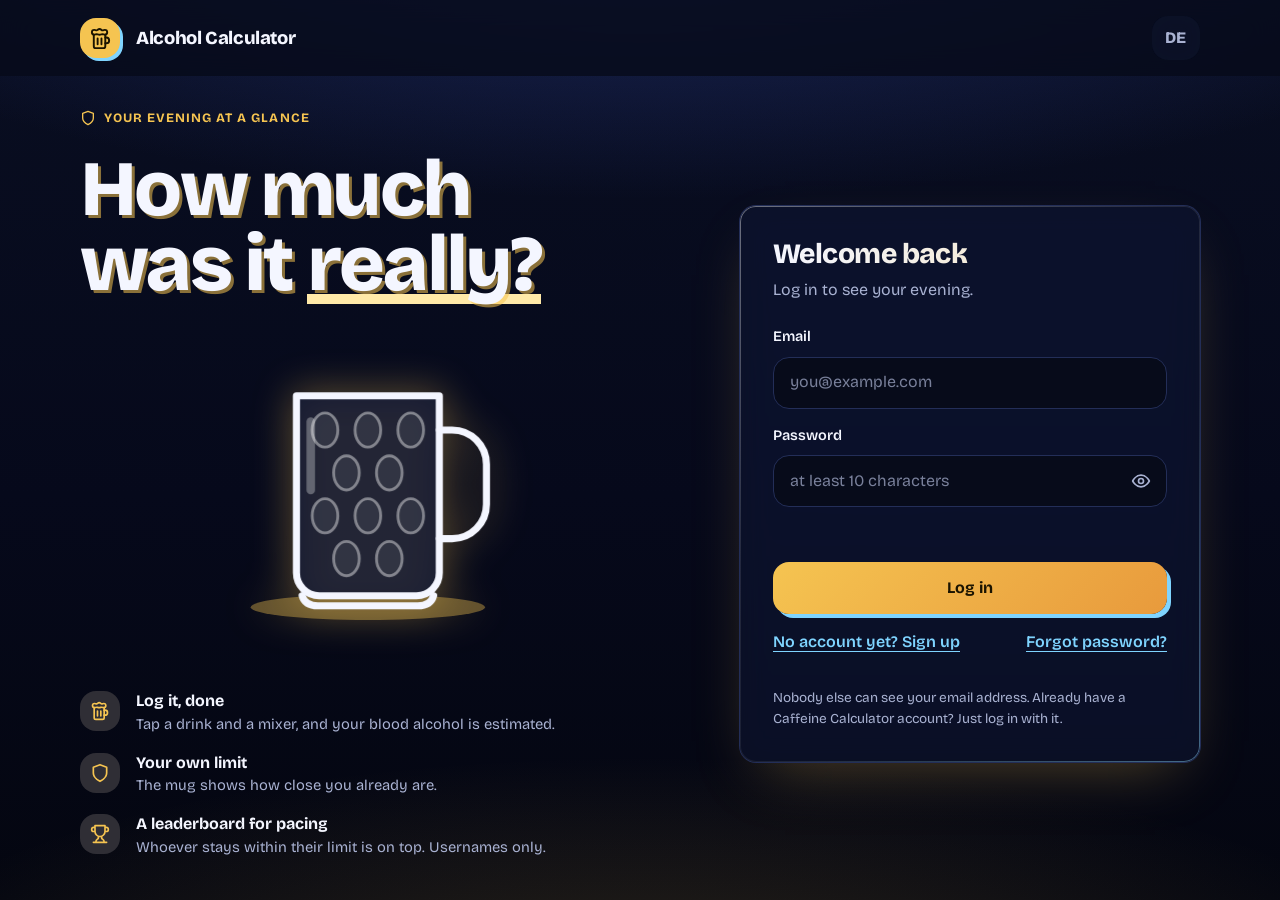
<file: index.html>
<!doctype html>
<html lang="de">
<head>
<meta charset="utf-8">
<meta name="viewport" content="width=device-width, initial-scale=1">
<!-- Auf GitHub Pages gibt es keine Server-Header: CSP hier. Erlaubt nur dieselbe Seite und Supabase. -->
<meta http-equiv="Content-Security-Policy" content="default-src 'self'; script-src 'self'; style-src 'self'; font-src 'self'; img-src 'self' data:; media-src 'self' blob:; connect-src 'self' https://*.supabase.co; object-src 'none'; base-uri 'self'; form-action 'self'">
<meta name="referrer" content="no-referrer">
<meta name="description" content="Alkohol Rechner: Trag deine Getränke ein und sieh, wie viel Promille du ungefähr hast und wie nah du an deinem Limit bist.">
<meta name="theme-color" content="#070B1A">
<title>Alkohol Rechner – Dein Abend in Gläsern</title>
<link rel="icon" href="favicon.svg" type="image/svg+xml">
<link rel="manifest" href="manifest.webmanifest">
<link rel="apple-touch-icon" href="icons/apple-touch-icon.png">
<meta name="apple-mobile-web-app-capable" content="yes">
<meta name="mobile-web-app-capable" content="yes">
<meta name="apple-mobile-web-app-title" content="Alkohol Rechner">
<meta name="apple-mobile-web-app-status-bar-style" content="black-translucent">
<link rel="preload" href="fonts/bricolage-grotesque-latin-wght-normal.woff2" as="font" type="font/woff2" crossorigin>
<link rel="stylesheet" href="style.css?v=20261123g">
</head>
<body class="booting">

<svg class="sprite" aria-hidden="true" focusable="false">
  <symbol id="i-cheers" viewBox="0 0 24 24"><path d="M8 22h4M10 16v6M6.500 4.500l7 1.800-1.300 5.100a3.600 3.600 0 0 1-7-1.800Z"/><path d="M14 22h4M16 17v5M16.800 3.600l3.700 6.200a3.600 3.600 0 0 1-6.200 3.700l-1.400-2.400"/><path d="M3 3l1 1.500M2 6.500h1.600M20 1.500l-.700 1.700"/></symbol>
  <symbol id="i-copy" viewBox="0 0 24 24"><rect x="8" y="8" width="13" height="13" rx="2"/><path d="M4 16V5a2 2 0 0 1 2-2h11"/></symbol>
  <symbol id="i-shuffle" viewBox="0 0 24 24"><path d="M16 3h5v5M4 20 21 3M21 16v5h-5M15 15l6 6M4 4l5 5"/></symbol>
  <symbol id="i-beer" viewBox="0 0 24 24"><path d="M17 11h1a3 3 0 0 1 0 6h-1M9 12v6M13 12v6"/><path d="M14 7.500c-1 0-1.440.500-3 .500s-2-.500-3-.500-1.720.500-2.500.500a2.500 2.500 0 0 1 0-5c.780 0 1.570.500 2.500.500S9.440 2 11 2s2 1.500 3 1.500 1.720-.500 2.500-.500a2.500 2.500 0 0 1 0 5c-.780 0-1.500-.500-2.500-.500Z"/><path d="M5 8v12a2 2 0 0 0 2 2h8a2 2 0 0 0 2-2V8"/></symbol>
  <symbol id="i-wine" viewBox="0 0 24 24"><path d="M8 22h8M7 10h10M12 15v7"/><path d="M12 15a5 5 0 0 0 5-5c0-2-.500-4-2-8H9c-1.500 4-2 6-2 8a5 5 0 0 0 5 5Z"/></symbol>
  <symbol id="i-martini" viewBox="0 0 24 24"><path d="M8 22h8M12 11v11M19 3l-7 8-7-8Z"/></symbol>
  <symbol id="i-shot" viewBox="0 0 24 24"><path d="M6 4h12l-2 16H8L6 4ZM7 10h10"/></symbol>
  <symbol id="i-soda" viewBox="0 0 24 24"><path d="m6 8 1.750 12.280a2 2 0 0 0 2 1.720h4.540a2 2 0 0 0 2-1.720L18 8M5 8h14"/><path d="M7 15a6.470 6.470 0 0 1 5 0 6.470 6.470 0 0 0 5 0M12 8l1-6h2"/></symbol>
  <symbol id="i-zap" viewBox="0 0 24 24"><path d="M13 2 3 14h9l-1 8 10-12h-9l1-8z"/></symbol>
  <symbol id="i-moon" viewBox="0 0 24 24"><path d="M12 3a6 6 0 0 0 9 9 9 9 0 1 1-9-9Z"/></symbol>
  <symbol id="i-heart" viewBox="0 0 24 24"><path d="M19 14c1.5-1.5 3-3.2 3-5.5A5.5 5.5 0 0 0 16.5 3c-1.8 0-3 .5-4.5 2-1.5-1.5-2.7-2-4.5-2A5.5 5.5 0 0 0 2 8.5c0 2.3 1.5 4 3 5.5l7 7Z"/></symbol>
  <symbol id="i-trophy" viewBox="0 0 24 24"><path d="M6 9H4.5a2.5 2.5 0 0 1 0-5H6M18 9h1.5a2.5 2.5 0 0 0 0-5H18M4 22h16M10 14.7V17c0 .6-.5 1-1.2 1.2C7.800 18.700 7 20.200 7 22M14 14.7V17c0 .6.5 1 1.2 1.2 1 .5 1.800 2 1.800 3.800M18 2H6v7a6 6 0 0 0 12 0V2Z"/></symbol>
  <symbol id="i-crown" viewBox="0 0 24 24"><path d="m2 4 3 12h14l3-12-6 7-4-7-4 7-6-7ZM5 20h14"/></symbol>
  <symbol id="i-plus" viewBox="0 0 24 24"><path d="M12 5v14M5 12h14"/></symbol>
  <symbol id="i-check" viewBox="0 0 24 24"><path d="M20 6 9 17l-5-5"/></symbol>
  <symbol id="i-x" viewBox="0 0 24 24"><path d="M18 6 6 18M6 6l12 12"/></symbol>
  <symbol id="i-trash" viewBox="0 0 24 24"><path d="M3 6h18M8 6V4h8v2M19 6l-1 14H6L5 6M10 11v6M14 11v6"/></symbol>
  <symbol id="i-eye" viewBox="0 0 24 24"><path d="M2 12s3.600-7 10-7 10 7 10 7-3.600 7-10 7S2 12 2 12Z"/><circle cx="12" cy="12" r="3"/></symbol>
  <symbol id="i-eye-off" viewBox="0 0 24 24"><path d="M9.900 4.200A10 10 0 0 1 12 5c6.400 0 10 7 10 7a17 17 0 0 1-2.200 3.100M6.600 6.600A17 17 0 0 0 2 12s3.600 7 10 7a9.700 9.700 0 0 0 5.400-1.600M2 2l20 20"/></symbol>
  <symbol id="i-logout" viewBox="0 0 24 24"><path d="M9 21H5a2 2 0 0 1-2-2V5a2 2 0 0 1 2-2h4M16 17l5-5-5-5M21 12H9"/></symbol>
  <symbol id="i-user" viewBox="0 0 24 24"><path d="M19 21v-2a4 4 0 0 0-4-4H9a4 4 0 0 0-4 4v2"/><circle cx="12" cy="7" r="4"/></symbol>
  <symbol id="i-mail" viewBox="0 0 24 24"><rect x="2" y="4" width="20" height="16" rx="2"/><path d="m22 7-10 6L2 7"/></symbol>
  <symbol id="i-bulb" viewBox="0 0 24 24"><path d="M15 14c.2-1 .7-1.700 1.500-2.500 1-.9 1.500-2.200 1.500-3.500A6 6 0 0 0 6 8c0 1 .2 2.200 1.500 3.500.7.700 1.300 1.500 1.500 2.500M9 18h6M10 22h4"/></symbol>
  <symbol id="i-clock" viewBox="0 0 24 24"><circle cx="12" cy="12" r="10"/><path d="M12 6v6l4 2"/></symbol>
  <symbol id="i-alert" viewBox="0 0 24 24"><path d="m21.700 18-8-14a2 2 0 0 0-3.500 0l-8 14A2 2 0 0 0 4 21h16a2 2 0 0 0 1.700-3ZM12 9v4M12 17h.01"/></symbol>
  <symbol id="i-back" viewBox="0 0 24 24"><path d="m12 19-7-7 7-7M19 12H5"/></symbol>
  <symbol id="i-send" viewBox="0 0 24 24"><path d="m22 2-7 20-4-9-9-4 20-7ZM22 2 11 13"/></symbol>
  <symbol id="i-chart" viewBox="0 0 24 24"><path d="M3 3v18h18M7 16v-6M12 16V6M17 16v-4"/></symbol>
  <symbol id="i-shield" viewBox="0 0 24 24"><path d="M12 22s8-4 8-10V5l-8-3-8 3v7c0 6 8 10 8 10Z"/></symbol>
  <symbol id="i-pulse" viewBox="0 0 24 24"><path d="M22 12h-4l-3 9L9 3l-3 9H2"/></symbol>
  <symbol id="i-sun" viewBox="0 0 24 24"><circle cx="12" cy="12" r="4"/><path d="M12 2v2M12 20v2M4.900 4.900l1.400 1.400M17.700 17.700l1.400 1.400M2 12h2M20 12h2M4.900 19.100l1.400-1.400M17.700 6.300l1.400-1.400"/></symbol>
  <symbol id="i-flame" viewBox="0 0 24 24"><path d="M8.500 14.500A2.500 2.500 0 0 0 11 12c0-1.400-.5-2-1-3-1.100-2.100-.2-4 2-6 .5 2.500 2 4.900 4 6.500 2 1.600 3 3.500 3 5.500a7 7 0 1 1-14 0c0-1.200.4-2.400 1-3 0 1.700 1 3 2.500 3Z"/></symbol>
  <symbol id="i-drop" viewBox="0 0 24 24"><path d="M12 22a7 7 0 0 0 7-7c0-2-1-3.900-3-5.500S13 5 12 2c-1 3-2.500 5.500-4.500 7.500S5 13 5 15a7 7 0 0 0 7 7Z"/></symbol>
  <symbol id="i-leaf" viewBox="0 0 24 24"><path d="M11 20A7 7 0 0 1 9.800 6.100C15.500 5 17 4.500 19 2c1 2 2 4.500 2 8 0 5.500-4.800 10-10 10ZM2 21c0-3 1.900-5.500 6-7"/></symbol>
  <symbol id="i-lock" viewBox="0 0 24 24"><rect x="4" y="11" width="16" height="10" rx="2"/><path d="M8 11V7a4 4 0 0 1 8 0v4"/></symbol>
</svg>

<div id="bg" aria-hidden="true"><i class="grain"></i></div>

<div id="boot" aria-hidden="true"><div class="boot-mark"><svg class="ico"><use href="#i-beer"/></svg></div></div>

<header class="top">
  <a class="brand" href="./" data-i18n-aria="brand_aria">
    <span class="brand-mark"><svg class="ico"><use href="#i-beer"/></svg></span><span data-i18n="brand"></span>
  </a>
  <div class="tools">
    <button id="lang" class="icon-btn lang-btn" type="button"><span id="lang-t">EN</span></button>
    <div id="userbox" hidden>
      <span class="chip"><svg class="ico"><use href="#i-user"/></svg><span id="who"></span></span>
      <button id="logout" class="icon-btn" type="button" data-i18n-aria="logout" data-tip><svg class="ico"><use href="#i-logout"/></svg></button>
    </div>
  </div>
</header>

<!-- ============ Anmelden ============ -->
<main id="auth-view" class="auth" hidden>
  <section class="auth-hero">
    <p class="eyebrow"><svg class="ico"><use href="#i-shield"/></svg><span data-i18n="eyebrow"></span></p>
    <h1 class="display"><span data-i18n="h1a"></span><br><span data-i18n="h1b"></span> <span class="hl" data-i18n="h1c"></span></h1>
    <div class="hero-row">
      <div id="hero-cup" class="hero-cup cup cup--demo"></div>
      <ul class="points">
        <li><span class="pt-ico"><svg class="ico"><use href="#i-beer"/></svg></span><div><b data-i18n="pt1_t"></b><span class="t" data-i18n="pt1_x"></span></div></li>
        <li><span class="pt-ico"><svg class="ico"><use href="#i-shield"/></svg></span><div><b data-i18n="pt2_t"></b><span class="t" data-i18n="pt2_x"></span></div></li>
        <li><span class="pt-ico"><svg class="ico"><use href="#i-trophy"/></svg></span><div><b data-i18n="pt3_t"></b><span class="t" data-i18n="pt3_x"></span></div></li>
      </ul>
    </div>
  </section>

  <div class="auth-panel">
    <section class="panel" id="card-login">
      <h2 id="auth-title" data-i18n="auth_title_login"></h2>
      <p class="sub" id="auth-sub" data-i18n="auth_sub_login"></p>
      <form id="auth-form" novalidate>
        <div class="field"><label for="e" data-i18n="email"></label><input id="e" type="email" required maxlength="254" autocomplete="email" data-i18n-ph="email_ph"></div>
        <div class="field" id="user-row" hidden><label for="u" data-i18n="username"></label><input id="u" minlength="3" maxlength="20" pattern="[A-Za-z0-9_]{3,20}" autocomplete="nickname" data-i18n-ph="username_ph"><small data-i18n="username_hint"></small></div>
        <div class="field"><label for="p" data-i18n="password"></label>
          <div class="pw"><input id="p" type="password" required minlength="10" maxlength="72" autocomplete="current-password" data-i18n-ph="password_ph">
            <button class="icon-btn" type="button" data-toggle-pw="p" data-i18n-aria="show_pw"><svg class="ico"><use href="#i-eye"/></svg></button></div>
          <div id="strength" class="strength" data-s="0" hidden><i></i><i></i><i></i><i></i></div>
        </div>
        <label class="check" id="age-row" hidden><input type="checkbox" id="age"><span data-i18n="age_check"></span></label>
        <input id="hp" class="hp" tabindex="-1" autocomplete="off" aria-hidden="true">
        <p id="auth-msg" class="msg" role="alert"></p>
        <button type="submit" id="auth-btn" class="btn block"><span id="auth-btn-t" data-i18n="btn_login"></span></button>
      </form>
      <div class="auth-links">
        <button id="toggle" class="link" type="button" data-i18n="toggle_to_reg"></button>
        <button id="forgot-link" class="link" type="button" data-i18n="forgot_link"></button>
      </div>
      <p class="fine" data-i18n="fine_email"></p>
    </section>

    <section class="panel" id="card-forgot" hidden>
      <h2 data-i18n="forgot_title"></h2>
      <p class="sub" data-i18n="forgot_sub"></p>
      <form id="forgot-form">
        <div class="field"><label for="fe" data-i18n="email"></label><input id="fe" type="email" required maxlength="254" autocomplete="email" data-i18n-ph="email_ph"></div>
        <p id="forgot-msg" class="msg" role="alert"></p>
        <button type="submit" class="btn block"><span data-i18n="send_link"></span></button>
      </form>
      <div class="auth-links"><button class="link back" type="button" data-i18n="back_login"></button></div>
    </section>

    <section class="panel" id="card-reset" hidden>
      <h2 data-i18n="reset_title"></h2>
      <p class="sub" data-i18n="reset_sub"></p>
      <form id="reset-form">
        <div class="field"><label for="rp" data-i18n="new_pw"></label>
          <div class="pw"><input id="rp" type="password" required minlength="10" maxlength="72" autocomplete="new-password">
            <button class="icon-btn" type="button" data-toggle-pw="rp" data-i18n-aria="show_pw"><svg class="ico"><use href="#i-eye"/></svg></button></div></div>
        <p id="reset-msg" class="msg" role="alert"></p>
        <button type="submit" class="btn block"><span data-i18n="save_pw"></span></button>
      </form>
    </section>

    <section class="panel" id="card-done" hidden>
      <div class="done">
        <div class="done-ico"><svg class="ico"><use href="#i-mail"/></svg></div>
        <h2 data-i18n="done_title"></h2>
        <p class="sub" data-i18n="done_sub"></p>
        <button class="btn ghost back" type="button"><svg class="ico"><use href="#i-back"/></svg><span data-i18n="to_login"></span></button>
      </div>
    </section>
  </div>
</main>

<!-- ============ App ============ -->
<main id="app-view" class="app" hidden>
  <nav class="tabs" id="main-tabs" role="tablist" data-i18n-aria="tabs_aria">
    <span class="tab-ind" aria-hidden="true"></span>
    <button role="tab" aria-selected="true" data-tab="dash" type="button"><svg class="ico"><use href="#i-beer"/></svg><span data-i18n="tab_today"></span></button>
    <button role="tab" aria-selected="false" data-tab="board" type="button"><svg class="ico"><use href="#i-trophy"/></svg><span data-i18n="tab_board"></span></button>
    <button role="tab" aria-selected="false" data-tab="toasts" type="button"><svg class="ico"><use href="#i-cheers"/></svg><span data-i18n="tab_toasts"></span></button>
    <button role="tab" aria-selected="false" data-tab="suggest" type="button"><svg class="ico"><use href="#i-bulb"/></svg><span data-i18n="tab_suggest"></span></button>
    <button role="tab" aria-selected="false" data-tab="account" type="button"><i class="badge-n" id="fr-badge" hidden></i><svg class="ico"><use href="#i-user"/></svg><span data-i18n="tab_account"></span></button>
  </nav>

  <section id="tab-dash" class="tab">
    <div class="dash is-loading" id="dash">
      <div class="stage">
        <div id="cup" class="cup"></div>
        <div class="reading"><span class="big" id="total">0,00</span><span class="unit">‰</span></div>
        <div class="lvl" id="lvl" data-l="0"><b id="lvl-t"></b><span id="lvl-x"></span></div>
        <p class="left-line" id="left-line"><span id="ll-pre"></span><b id="remaining">0,50</b><span id="ll-post"></span></p>
        <div class="track" id="track" role="progressbar" aria-valuemin="0" aria-valuemax="100" aria-valuenow="0" data-i18n-aria="progress_aria"><i id="fill"></i></div>
        <p class="day-sum" id="day-sum"></p>
        <div class="clear" id="clear" hidden>
          <svg class="ico"><use href="#i-clock"/></svg>
          <div><span class="cl-t" data-i18n="clear_title"></span><b class="cl-v" id="cl-v"></b><span class="cl-s" id="cl-s"></span></div>
        </div>
        <p class="pill" id="pill"><svg class="ico"><use href="#i-sun"/></svg><span id="warn"></span></p>
      </div>

      <div>
        <div class="panel body-card" id="body-card" hidden>
          <h3 data-i18n="body_card_t"></h3>
          <p class="sub" data-i18n="body_card_x"></p>
          <button id="body-open" class="btn" type="button"><svg class="ico"><use href="#i-user"/></svg><span data-i18n="body_card_btn"></span></button>
        </div>
        <div class="sec-h"><h2 data-i18n="what_drink"></h2></div>
        <div class="tabs seg kinds" id="kinds" role="tablist" data-i18n-aria="kinds_aria"></div>
        <div class="search"><input id="drink-q" type="search" maxlength="40" autocomplete="off" data-i18n-ph="search_ph" data-i18n-aria="search_ph"></div>
        <div id="drinks" class="drinks" role="radiogroup" data-i18n-aria="pick_aria"></div>
        <div class="sizes" id="mixbox" hidden>
          <div class="sec-h"><h3 data-i18n="mix_h"></h3><small data-i18n="mix_opt"></small></div>
          <div class="chips" id="mix-grid" role="radiogroup" data-i18n-aria="mix_h"></div>
        </div>
        <div class="sizes" id="sizes" hidden>
          <div class="sec-h"><h3 id="size-h"></h3><small id="size-name"></small></div>
          <div class="size-grid" id="size-grid" role="radiogroup" data-i18n-aria="size_h"></div>
        </div>
        <div class="sizes" id="ratiobox" hidden>
          <div class="sec-h"><h3 data-i18n="ratio_h"></h3><small id="ratio-usual"></small></div>
          <div class="chips" id="ratio-grid" role="radiogroup" data-i18n-aria="ratio_h"></div>
          <p class="mix-how" id="mix-how"></p>
        </div>
        <div class="when-row">
          <button id="when-toggle" class="chip-opt" type="button" aria-expanded="false" aria-controls="when-box"><svg class="ico"><use href="#i-clock"/></svg><span id="when-t"></span></button>
          <div id="when-box" class="when-box" hidden>
            <div class="when-grid">
              <div class="field"><label for="when-day" data-i18n="when_day"></label><select id="when-day"></select></div>
              <div class="field"><label for="when-time" data-i18n="when_time"></label><input id="when-time" type="time" step="300" value="21:00"></div>
            </div>
            <small class="when-hint" data-i18n="when_hint"></small>
          </div>
        </div>
        <div class="addbar">
          <p class="sel-sum" id="preview" aria-live="polite"></p>
          <button id="add" class="btn" type="button" disabled><svg class="ico"><use href="#i-plus"/></svg><span data-i18n="add"></span></button>
        </div>

        <div class="sec-h today"><h2 data-i18n="today_h"></h2><small id="count"></small></div>
        <ul id="list" class="log"></ul>
        <div id="late-box" class="late-box" hidden>
          <div class="sec-h"><h3 data-i18n="late_h"></h3><small data-i18n="late_sub"></small></div>
          <ul id="late-list" class="log"></ul>
        </div>
        <p class="disclaimer" data-i18n="disclaimer"></p>
      </div>
    </div>
  </section>

  <section id="tab-board" class="tab narrow" hidden>
    <div class="sec-h"><h2 data-i18n="board_h"></h2><small data-i18n="board_sub"></small></div>
    <div class="tabs seg" id="seg" role="tablist" data-i18n-aria="seg_aria">
      <span class="tab-ind" aria-hidden="true"></span>
      <button role="tab" aria-selected="true" data-p="day" type="button" data-i18n="p_day"></button>
      <button role="tab" aria-selected="false" data-p="week" type="button" data-i18n="p_week"></button>
      <button role="tab" aria-selected="false" data-p="month" type="button" data-i18n="p_month"></button>
    </div>
    <div id="board"></div>
  </section>

  <section id="tab-toasts" class="tab narrow" hidden>
    <div class="sec-h"><h2 data-i18n="toasts_h"></h2><small data-i18n="toasts_sub"></small></div>
    <div class="panel toast-card">
      <p class="eyebrow" id="tc-cat"></p>
      <blockquote id="tc-text" aria-live="polite"></blockquote>
      <div class="row">
        <button id="tc-copy" class="btn ghost" type="button"><svg class="ico"><use href="#i-copy"/></svg><span data-i18n="toasts_copy"></span></button>
        <button id="tc-next" class="btn" type="button"><svg class="ico"><use href="#i-shuffle"/></svg><span data-i18n="toasts_next"></span></button>
      </div>
    </div>
    <div class="tabs seg toast-seg" id="tseg" role="tablist" data-i18n-aria="toasts_h">
      <span class="tab-ind" aria-hidden="true"></span>
      <button role="tab" aria-selected="true" data-c="classic" type="button" data-i18n="tc_classic"></button>
      <button role="tab" aria-selected="false" data-c="rhyme" type="button" data-i18n="tc_rhyme"></button>
      <button role="tab" aria-selected="false" data-c="funny" type="button" data-i18n="tc_funny"></button>
      <button role="tab" aria-selected="false" data-c="calm" type="button" data-i18n="tc_calm"></button>
      <button role="tab" aria-selected="false" data-c="world" type="button" data-i18n="tc_world"></button>
    </div>
    <ul class="toast-list" id="toast-list"></ul>
  </section>

  <section id="tab-suggest" class="tab narrow" hidden>
    <div class="panel">
      <h2 data-i18n="sg_title"></h2>
      <p class="sub" data-i18n="sg_sub"></p>
      <form id="sg-form">
        <div class="field"><label for="sg-name" data-i18n="sg_name"></label><input id="sg-name" required maxlength="60" data-i18n-ph="sg_name_ph"></div>
        <div class="field"><label for="sg-portion" data-i18n="sg_portion"></label><input id="sg-portion" required maxlength="30" data-i18n-ph="sg_portion_ph"></div>
        <div class="field"><label for="sg-abv" data-i18n="sg_mg"></label><input id="sg-abv" type="number" min="0" max="80" step="0.1" required inputmode="decimal" data-i18n-ph="sg_mg_ph"><small data-i18n="sg_mg_hint"></small></div>
        <p id="sg-msg" class="msg" role="alert"></p>
        <button type="submit" class="btn block"><svg class="ico"><use href="#i-send"/></svg><span data-i18n="sg_send"></span></button>
      </form>
    </div>
  </section>

  <section id="tab-account" class="tab narrow" hidden>
    <div class="panel prof-card">
      <div class="prof-head"><span class="av" id="me-av"></span><div><h2 id="me-name"></h2><p class="sub" data-i18n="rc_sub"></p></div></div>
      <div class="sec-h"><h3 data-i18n="rc_title"></h3>
        <div class="tabs seg rc-seg" id="rc-seg" role="tablist" data-i18n-aria="rc_title"><span class="tab-ind" aria-hidden="true"></span>
          <button role="tab" aria-selected="true" data-n="7" type="button" data-i18n="rc_7"></button><button role="tab" aria-selected="false" data-n="30" type="button" data-i18n="rc_30"></button></div></div>
      <div id="rc-me" class="recap"></div>
      <label class="check share"><input type="checkbox" id="share-on" checked><span><b data-i18n="share_label"></b><br><span data-i18n="share_hint"></span></span></label>
    </div>
    <div class="panel fr-card">
      <h3 data-i18n="fr_title"></h3>
      <p class="sub" data-i18n="fr_sub"></p>
      <form id="fr-form" class="fr-add" novalidate>
        <input id="fr-name" type="text" maxlength="20" autocomplete="off" autocapitalize="none" spellcheck="false" data-i18n-ph="fr_name_ph" data-i18n-aria="fr_name">
        <button class="btn" type="submit"><svg class="ico"><use href="#i-send"/></svg><span data-i18n="fr_send"></span></button>
      </form>
      <p id="fr-msg" class="msg" role="alert"></p>
      <div id="fr-list"></div>
    </div>
    <div class="panel">
      <h2 data-i18n="acc_title"></h2>
      <p class="sub"><span data-i18n="acc_as"></span><b id="who2"></b></p>
      <button id="logout2" class="btn ghost block" type="button"><svg class="ico"><use href="#i-logout"/></svg><span data-i18n="logout"></span></button>
      <hr class="div">
      <h3 data-i18n="body_title"></h3>
      <p class="sub" id="body-sum"></p>
      <button id="body-edit" class="btn ghost block" type="button"><svg class="ico"><use href="#i-user"/></svg><span data-i18n="body_edit"></span></button>
      <hr class="div">
      <h3 data-i18n="lc_title"></h3>
      <p class="sub" data-i18n="lc_sub"></p>
      <button id="lc-open" class="btn block" type="button"><svg class="ico"><use href="#i-bulb"/></svg><span data-i18n="lc_open"></span></button>
      <hr class="div">
      <div class="help">
        <h3 data-i18n="help_title"></h3>
        <p class="sub" data-i18n="help_text"></p>
        <a href="https://www.kenn-dein-limit.de/alkoholberatung/" target="_blank" rel="noopener noreferrer" data-i18n="help_link"></a>
      </div>
      <hr class="div">
      <div id="tilt-box" hidden>
        <h3 data-i18n="tilt_title"></h3>
        <p class="sub" data-i18n="tilt_hint"></p>
        <button id="tilt-on" class="btn ghost block" type="button"><span data-i18n="tilt_on"></span></button>
        <hr class="div">
      </div>
      <div id="fx-box" hidden>
        <h3 data-i18n="fx_title"></h3>
        <p class="sub" data-i18n="fx_hint"></p>
        <button id="fx-toggle" class="btn ghost block" type="button"></button>
      </div>
      <hr class="div">
      <h3 class="danger-t" data-i18n="del_title"></h3>
      <p class="sub" data-i18n="del_sub"></p>
      <button id="del-open" class="btn danger block" type="button"><svg class="ico"><use href="#i-trash"/></svg><span data-i18n="del_open"></span></button>
    </div>
  </section>
</main>

<dialog id="del-dialog" aria-labelledby="del-title">
  <form id="del-form" method="dialog">
    <h3 id="del-title" data-i18n="dlg_title"></h3>
    <p data-i18n="dlg_text"></p>
    <div class="field"><label for="del-pw" data-i18n="password"></label><input id="del-pw" type="password" required maxlength="72" autocomplete="current-password"></div>
    <p id="del-msg" class="msg" role="alert"></p>
    <div class="row">
      <button type="button" id="del-cancel" class="btn ghost"><span data-i18n="cancel"></span></button>
      <button type="submit" class="btn danger"><span data-i18n="del_confirm"></span></button>
    </div>
  </form>
</dialog>

<dialog id="body-dialog" aria-labelledby="body-dlg-title">
  <form id="body-form" method="dialog" novalidate>
    <h3 id="body-dlg-title" data-i18n="body_title"></h3>
    <p data-i18n="body_text"></p>
    <div class="field"><label for="b-w" data-i18n="body_w"></label><input id="b-w" type="number" min="30" max="250" step="1" inputmode="numeric" data-i18n-ph="body_w_ph"></div>
    <div class="field"><label for="b-s" data-i18n="body_s"></label>
      <select id="b-s"><option value="" data-i18n="body_s_pick"></option><option value="f" data-i18n="body_s_f"></option><option value="m" data-i18n="body_s_m"></option><option value="x" data-i18n="body_s_x"></option></select>
      <small data-i18n="body_s_hint"></small></div>
    <div class="field"><label for="b-l" data-i18n="body_l"></label><select id="b-l"></select><small data-i18n="body_l_hint"></small>
      <button id="lc-open2" class="link" type="button" data-i18n="lc_link"></button></div>
    <p id="body-msg" class="msg" role="alert"></p>
    <div class="row">
      <button type="button" id="body-cancel" class="btn ghost"><span data-i18n="cancel"></span></button>
      <button type="submit" class="btn"><span data-i18n="body_save"></span></button>
    </div>
  </form>
</dialog>

<dialog id="fr-dialog" aria-labelledby="fd-name">
  <div class="fr-dlg">
    <div class="prof-head"><span class="av" id="fd-av"></span><div><h3 id="fd-name"></h3><p class="sub" id="fd-since"></p></div></div>
    <div class="tabs seg rc-seg" id="fd-seg" role="tablist" data-i18n-aria="rc_title"><span class="tab-ind" aria-hidden="true"></span>
      <button role="tab" aria-selected="true" data-n="7" type="button" data-i18n="rc_7"></button><button role="tab" aria-selected="false" data-n="30" type="button" data-i18n="rc_30"></button></div>
    <div id="rc-friend" class="recap"></div>
    <div class="row">
      <button type="button" id="fd-remove" class="btn ghost" hidden><svg class="ico"><use href="#i-x"/></svg><span data-i18n="fr_remove"></span></button>
      <button type="button" id="fd-close" class="btn"><span data-i18n="lc_close"></span></button>
    </div>
  </div>
</dialog>

<dialog id="lc-dialog" aria-labelledby="lc-dlg-title">
  <div class="lc">
    <p class="lc-step" id="lc-step"></p>
    <h3 id="lc-dlg-title"></h3>
    <p id="lc-text"></p>
    <div class="lc-opts" id="lc-opts"></div>
    <ul class="lc-list" id="lc-list" hidden></ul>
    <p id="lc-msg" class="msg" role="alert"></p>
    <div class="row">
      <button type="button" id="lc-close" class="btn ghost"><span data-i18n="lc_close"></span></button>
      <button type="button" id="lc-apply" class="btn" hidden><span id="lc-apply-t"></span></button>
    </div>
  </div>
</dialog>


<div id="loader" aria-live="polite" aria-hidden="true">
  <div class="ld">
    <div class="pour cup" id="ld-cup"></div>
    <p class="ld-kicker"><svg class="ico"><use href="#i-pulse"/></svg><span data-i18n="ld_kicker"></span></p>
    <div class="ld-fact" id="ld-fact"></div>
    <div class="ld-bar"><i></i></div>
  </div>
</div>

<div id="toasts" aria-live="polite"></div>
<div id="fx" aria-hidden="true"></div>

<script src="supabase.js"></script>
<script src="config.js?v=20261123g"></script>
<script src="i18n.js?v=20261123g"></script>
<script src="toasts.js?v=20261123g"></script>
<script src="liquid.js?v=20261123g"></script>
<script src="glasses.js?v=20261123g"></script>
<script src="ui.js?v=20261123g"></script>
<script src="pwa.js?v=20261123g"></script>
<script src="app.js?v=20261123g"></script>
</body>
</html>
</file>
<file: style.css>
/* Alkohol Rechner – Design-System. Regeln und Tokens: siehe DESIGN.md */
@font-face{font-family:"Bricolage Grotesque";src:url("fonts/bricolage-grotesque-latin-wght-normal.woff2") format("woff2");font-weight:200 800;font-style:normal;font-display:swap}

:root{
  /* Abstände: nur diese sieben Werte */
  --s1:4px;--s2:8px;--s3:16px;--s4:24px;--s5:32px;--s6:48px;--s7:72px;
  /* Ein Eckenradius für alles */
  --r:16px;
  /* Palette "Mitternacht & Gold": Bühne ist tiefes Nachtblau, die Hauptfarbe Gold (wie Sekt im Glas), dazu genau ein kühler Kontrast (Eisblau).
     accent = Hauptaktion · spritz = warmer Glow · volt (eisblau) = Schlagschatten, Links, Erfolg · honey = Highlights · rot nur Limit */
  --bg:#070B1A;--surface:#0F1630;--ink:#F4F6FF;--mute:#A9B2D2;--line:#232E58;
  --accent:#F5C451;--accent-ink:#1B1400;--spritz:#E89A3C;--volt:#7FD4FF;--honey:#FFE9A8;--fire:#FFB347;--danger:#FF4D6A;
  --coffee:#E9B63E;--coffee-2:#FFF3C4;--porcelain:#121A38;
  --shadow:0 0 0 1px var(--line),0 24px 60px -24px rgba(245,196,81,.35);
  --ease:cubic-bezier(.2,.8,.2,1);--spring:cubic-bezier(.34,1.56,.64,1);
  --font:"Bricolage Grotesque",ui-sans-serif,system-ui,-apple-system,"Segoe UI",sans-serif;
  --maxw:1120px;
}

*{box-sizing:border-box;margin:0}
[hidden]{display:none!important}
html{color-scheme:dark;background:var(--bg);scroll-behavior:smooth;overflow-x:clip;overscroll-behavior-x:none}
body{overflow-x:clip;max-width:100%;font:400 1rem/1.55 var(--font);color:var(--ink);min-height:100dvh;-webkit-font-smoothing:antialiased}
button,input,select,textarea{font:inherit;color:inherit}
:focus-visible{outline:3px solid color-mix(in srgb,var(--accent) 65%,transparent);outline-offset:2px}
.sprite{position:absolute;width:0;height:0;overflow:hidden}
.ico{width:1.25em;height:1.25em;fill:none;stroke:currentColor;stroke-width:2;stroke-linecap:round;stroke-linejoin:round;flex:none}
h1,h2,h3{letter-spacing:-.02em;line-height:1.1}
small,.hint{color:var(--mute);font-size:.875rem}
.sub{color:var(--mute);margin:var(--s2) 0 var(--s4)}
.center{text-align:center;justify-content:center}


/* ---------- Hintergrund: Aurora (immer an) ---------- */
#bg{position:fixed;inset:0;z-index:0;overflow:hidden;pointer-events:none}
#bg .dots{position:absolute;inset:0;background-image:radial-gradient(circle at 1px 1px,rgba(170,190,240,.16) 1px,transparent 0);background-size:var(--s4) var(--s4)}
#bg .b1{left:-20vmax;top:-26vmax;opacity:.62;background:radial-gradient(circle,var(--accent) 0,transparent 66%)}
#bg .b2{right:-26vmax;top:4vmax;opacity:.36;background:radial-gradient(circle,var(--volt) 0,transparent 62%);animation-duration:33s;animation-delay:-8s}
#bg .b3{left:-12vmax;bottom:-34vmax;opacity:.5;background:radial-gradient(circle,var(--spritz) 0,transparent 64%);animation-duration:29s;animation-delay:-14s}
#bg .b4{right:-14vmax;bottom:-30vmax;opacity:.34;background:radial-gradient(circle,var(--honey) 0,transparent 60%);animation-duration:36s;animation-delay:-3s}
#bg .grain{position:absolute;inset:0;opacity:.10;mix-blend-mode:overlay;background-image:url("data:image/svg+xml,%3Csvg xmlns=%27http://www.w3.org/2000/svg%27 width=%27160%27 height=%27160%27%3E%3Cfilter id=%27n%27%3E%3CfeTurbulence type=%27fractalNoise%27 baseFrequency=%27.85%27 numOctaves=%272%27 stitchTiles=%27stitch%27/%3E%3CfeColorMatrix values=%270 0 0 0 1  0 0 0 0 1  0 0 0 0 1  0 0 0 .9 0%27/%3E%3C/filter%3E%3Crect width=%27100%25%27 height=%27100%25%27 filter=%27url%28%23n%29%27/%3E%3C/svg%3E");background-size:160px 160px}
#bg .fb{position:absolute;bottom:-40px;width:12px;height:12px;border-radius:50%;background:transparent;border:2px solid var(--coffee-2);opacity:0;transform:scale(var(--sz,1));animation:floatUp var(--t,22s) linear var(--d,0s) infinite}
#bg .fb:nth-child(3n){border-color:var(--accent)}#bg .fb:nth-child(3n+1){border-color:var(--volt);width:8px;height:8px}
@keyframes drift{from{transform:translate(0,0) scale(1)}to{transform:translate(12vmax,9vmax) scale(1.22)}}
@keyframes floatUp{0%{transform:translate(0,0) rotate(0) scale(var(--sz,1));opacity:0}10%{opacity:.5}90%{opacity:.5}100%{transform:translate(var(--sx,40px),-115vh) rotate(var(--rot,360deg)) scale(var(--sz,1));opacity:0}}

/* ---------- Kopfzeile ---------- */
.top{position:sticky;top:0;z-index:20;display:flex;align-items:center;justify-content:space-between;gap:var(--s3);
  padding:var(--s3) max(var(--s4),calc((100% - var(--maxw))/2));
  background:color-mix(in srgb,var(--bg) 80%,transparent);backdrop-filter:blur(14px);-webkit-backdrop-filter:blur(14px)}
.brand{white-space:nowrap;display:inline-flex;align-items:center;gap:var(--s3);font-weight:800;font-size:1.15rem;letter-spacing:-.02em;color:inherit;text-decoration:none}
.brand-mark{width:40px;height:40px;display:grid;place-items:center;background:var(--accent);box-shadow:3px 3px 0 var(--volt);color:var(--accent-ink);border-radius:var(--r);transition:transform .3s var(--spring)}
.brand:hover .brand-mark{animation:wiggle .6s var(--ease)}
#userbox{display:flex;align-items:center;gap:var(--s2)}
.chip{display:inline-flex;align-items:center;gap:var(--s2);padding:var(--s2) var(--s3);border:1px solid var(--line);border-radius:var(--r);background:var(--surface);font-weight:600;font-size:.9rem;max-width:44vw}
.chip span{overflow:hidden;text-overflow:ellipsis;white-space:nowrap}


.tools{display:flex;align-items:center;gap:var(--s2)}
.lang-btn{width:auto;min-width:48px;padding:0 var(--s2);font-weight:800;letter-spacing:.04em;border:1.5px solid var(--line);color:var(--ink)}
.lang-btn:hover{border-color:var(--volt);color:var(--volt)}
  background:transparent;color:var(--mute);font-weight:800;letter-spacing:.1em;cursor:pointer;overflow:hidden;transition:transform .25s var(--spring),background .3s,color .3s,border-color .3s}
@keyframes ready{0%,100%{box-shadow:0 0 0 0 transparent}50%{box-shadow:0 0 22px 0 rgba(255,227,154,.7)}}

/* ---------- Boot ---------- */
#boot{position:fixed;inset:0;display:none;place-items:center;z-index:5}
.booting #boot{display:grid}
.booting #auth-view,.booting #app-view{display:none}
.boot-mark{width:72px;height:72px;display:grid;place-items:center;background:var(--accent);color:var(--accent-ink);border-radius:var(--r);animation:pulse 1.2s ease-in-out infinite}
.boot-mark .ico{width:36px;height:36px}

/* ---------- Buttons & Eingaben ---------- */
.btn{display:inline-flex;align-items:center;justify-content:center;gap:var(--s2);min-height:52px;padding:0 var(--s4);border:0;border-radius:var(--r);
  background:linear-gradient(135deg,var(--accent),var(--spritz));color:var(--accent-ink);font-weight:700;cursor:pointer;position:relative;
  box-shadow:4px 4px 0 var(--volt);
  transition:transform .2s var(--spring),box-shadow .2s,filter .2s}
.btn:hover{transform:translate(-2px,-2px);box-shadow:7px 7px 0 var(--volt);filter:brightness(1.08)}
.btn:active{transform:translate(3px,3px);box-shadow:1px 1px 0 var(--volt)}
.btn:disabled{opacity:.45;cursor:not-allowed;transform:none;box-shadow:4px 4px 0 var(--line)}
.btn.block{width:100%}
.btn.ghost{background:transparent;color:var(--ink);border:1.5px solid var(--mute);box-shadow:none}
.btn.ghost:hover{background:color-mix(in srgb,var(--ink) 8%,transparent);box-shadow:none;border-color:var(--volt);color:var(--volt)}
.btn.danger{background:var(--danger);color:#fff;box-shadow:4px 4px 0 var(--honey)}
.btn.danger:hover{box-shadow:7px 7px 0 var(--honey)}
.btn.loading{pointer-events:none}
.btn.loading>*{opacity:0}
.btn.loading::after{content:"";position:absolute;width:22px;height:22px;border:3px solid color-mix(in srgb,var(--accent-ink) 35%,transparent);border-top-color:var(--accent-ink);border-radius:50%;animation:spin .7s linear infinite}
.link{background:none;border:0;padding:var(--s2) 0;color:var(--volt);font-weight:600;cursor:pointer;text-decoration:underline;text-underline-offset:4px}
.icon-btn{width:44px;height:44px;display:grid;place-items:center;border:0;border-radius:var(--r);background:transparent;color:var(--mute);cursor:pointer;transition:background .2s,color .2s,transform .25s var(--spring)}
.icon-btn:hover{background:color-mix(in srgb,var(--ink) 8%,transparent);color:var(--ink)}
.icon-btn:active{transform:scale(.88)}

.field{display:grid;gap:var(--s2);margin-bottom:var(--s3)}
.field label{font-weight:600;font-size:.9rem}
.field select{width:100%;min-height:52px;padding:0 var(--s3);background:var(--bg);color:var(--ink);border:1.5px solid var(--line);border-radius:var(--r)}
#nsfw-form[hidden],#nsfw-lock[hidden]{display:none}
.field input{width:100%;min-height:52px;padding:0 var(--s3);background:var(--bg);border:1.5px solid var(--line);border-radius:var(--r);transition:border-color .2s,box-shadow .2s,background .2s}
.field input::placeholder{color:color-mix(in srgb,var(--mute) 70%,transparent)}
.field input:hover{border-color:color-mix(in srgb,var(--ink) 25%,var(--line))}
.field input:focus{outline:0;border-color:var(--accent);box-shadow:0 0 0 4px color-mix(in srgb,var(--accent) 20%,transparent);background:var(--surface)}
.pw{position:relative}
.pw input{padding-right:56px}
.pw .icon-btn{position:absolute;right:var(--s1);top:50%;transform:translateY(-50%)}
.pw .icon-btn:active{transform:translateY(-50%) scale(.88)}
.hp{position:absolute;left:-9999px;width:1px;height:1px;opacity:0}
.msg{min-height:1.5em;margin:var(--s1) 0 var(--s3);font-size:.95rem;font-weight:500}
.msg.err{color:var(--danger)}
.msg.ok{color:var(--honey)}
.strength{display:grid;grid-template-columns:repeat(4,1fr);gap:var(--s1);height:6px}
.strength i{background:var(--line);border-radius:var(--r);transition:background .3s,transform .4s var(--spring)}
.strength[data-s="1"] i:nth-child(-n+1){background:var(--danger)}
.strength[data-s="2"] i:nth-child(-n+2),.strength[data-s="3"] i:nth-child(-n+3),.strength[data-s="4"] i:nth-child(-n+4){background:var(--accent)}
.strength[data-s] i:not([style]){transform:none}
.panel{background:var(--surface);border:1px solid var(--line);border-radius:var(--r);padding:var(--s5);box-shadow:var(--shadow)}
.panel h2{font-size:1.75rem;font-weight:800}
.swap{animation:swap .5s var(--ease)}

/* ---------- Login ---------- */
.auth,.app,.lost{position:relative;z-index:1}
.auth{display:grid;grid-template-columns:1.1fr .9fr;gap:var(--s6);align-items:center;width:min(var(--maxw),calc(100% - 2*var(--s4)));margin:var(--s5) auto var(--s7);min-height:calc(100dvh - 160px)}
.eyebrow{display:inline-flex;align-items:center;gap:var(--s2);font-weight:700;letter-spacing:.08em;text-transform:uppercase;font-size:.8rem;color:var(--accent);margin-bottom:var(--s3)}
.display{text-shadow:3px 3px 0 rgba(245,196,81,.55);font-size:clamp(2.6rem,6.4vw,4.9rem);line-height:.96;font-weight:800;letter-spacing:-.035em}
.hl{background:linear-gradient(var(--honey),var(--honey)) 0 92%/0 .13em no-repeat;animation:underline 1s .5s var(--ease) forwards;white-space:nowrap}
.lead{font-size:1.2rem;color:var(--mute);max-width:34ch;margin:var(--s4) 0}
.auth-hero{display:grid;gap:var(--s2);justify-items:start}
.hero-row{display:flex;align-items:center;gap:var(--s5);flex-wrap:wrap;width:100%}
.hero-cup{width:min(240px,50%);flex:none}
.points{list-style:none;padding:0;display:grid;gap:var(--s3)}
.points li{display:flex;gap:var(--s3);align-items:flex-start;animation:rise .6s var(--ease) backwards}
.points li:nth-child(1){animation-delay:.4s}.points li:nth-child(2){animation-delay:.52s}.points li:nth-child(3){animation-delay:.64s}
.pt-ico{width:40px;height:40px;display:grid;place-items:center;border-radius:var(--r);background:color-mix(in srgb,var(--accent) 14%,var(--surface));color:var(--accent);flex:none}
.points b{display:block;line-height:1.3}
.points span.t{color:var(--mute);font-size:.92rem}
.auth-panel{width:100%;max-width:460px;justify-self:end;animation:rise .7s .2s var(--ease) backwards}
.auth-links{display:flex;justify-content:space-between;gap:var(--s3);flex-wrap:wrap;margin-top:var(--s2)}
.fine{margin-top:var(--s4);color:var(--mute);font-size:.85rem}
.done{display:grid;justify-items:center;text-align:center;gap:var(--s3);padding:var(--s3) 0}
.done-ico{width:88px;height:88px;display:grid;place-items:center;border-radius:50%;background:var(--accent);color:var(--accent-ink);animation:pop .6s var(--spring),ping 1.8s .5s ease-out infinite}
.done-ico .ico{width:40px;height:40px;animation:drop .8s .1s var(--ease) backwards}

/* ---------- App-Rahmen ---------- */
.app{width:min(var(--maxw),calc(100% - 2*var(--s4)));margin:var(--s4) auto var(--s7)}
.narrow{max-width:560px;margin-inline:auto}
.tabs{position:relative;display:flex;gap:var(--s1);padding:var(--s1);background:var(--surface);border:1px solid var(--line);border-radius:var(--r);width:fit-content;max-width:100%;margin:0 auto var(--s6)}
.tabs button{position:relative;z-index:1;display:inline-flex;align-items:center;justify-content:center;gap:var(--s2);min-height:44px;padding:var(--s2) var(--s3);border:0;background:none;color:var(--mute);font-weight:600;border-radius:var(--r);cursor:pointer;transition:color .25s}
.tabs button:hover{color:var(--ink)}
.tabs button[aria-selected="true"]{color:var(--accent-ink)}
.tab-ind{position:absolute;z-index:0;top:var(--s1);bottom:var(--s1);left:0;width:var(--w,0);transform:translateX(var(--x,0));background:var(--accent);border-radius:var(--r);transition:transform .5s var(--spring),width .5s var(--spring)}
.seg{width:100%;margin-bottom:var(--s5)}
.seg button{flex:1}
.tab:not([hidden]){animation:rise .55s var(--ease)}
.sec-h{display:flex;align-items:baseline;justify-content:space-between;gap:var(--s3);margin-bottom:var(--s3)}
.sec-h h2{font-size:1.6rem;font-weight:800}

/* ---------- Dashboard ---------- */
.dash{display:grid;grid-template-columns:minmax(0,.9fr) minmax(0,1.1fr);gap:var(--s7);align-items:start}
.stage{position:sticky;top:96px;text-align:center}
.cup{width:min(300px,78%);margin:0 auto}
.cup,.hero-cup{filter:drop-shadow(0 0 calc(8px + var(--lvl,.35)*34px) rgba(245,196,81,.45));transition:filter 1.5s var(--ease)}
.cup.over{filter:drop-shadow(0 0 40px rgba(255,59,48,.85))}
.reading{display:flex;justify-content:center;align-items:baseline;gap:var(--s2);margin-top:var(--s3)}
.big{text-shadow:4px 4px 0 var(--spritz),-2px -2px 0 var(--volt);font-size:clamp(3.75rem,9vw,5.75rem);font-weight:800;letter-spacing:-.045em;line-height:1;font-variant-numeric:tabular-nums}
.unit{font-size:1.3rem;font-weight:700;color:var(--mute)}
.left-line{margin-top:var(--s2);color:var(--mute)}
.left-line b{color:var(--ink);font-variant-numeric:tabular-nums}
.track{height:12px;border-radius:var(--r);background:var(--line);overflow:hidden;margin:var(--s4) auto 0;max-width:360px}
.track i{display:block;height:100%;transform-origin:left;transform:scaleX(var(--p,0));background:var(--accent);box-shadow:0 0 18px var(--accent);border-radius:var(--r);transition:transform 1.3s var(--ease),background .4s}
.track.over i{background:var(--danger);box-shadow:0 0 18px var(--danger)}
.pill{max-width:100%;text-align:left;border:1px solid color-mix(in srgb,var(--accent) 55%,transparent);display:inline-flex;align-items:center;gap:var(--s2);padding:var(--s2) var(--s3);margin-top:var(--s4);border-radius:var(--r);background:color-mix(in srgb,var(--accent) 13%,var(--surface));color:var(--accent);font-weight:700;transition:background .4s,color .4s}
.pill.over{background:color-mix(in srgb,var(--danger) 13%,var(--surface));color:var(--danger)}
.pill.pop{animation:pop .5s var(--spring)}
.is-loading .big{color:transparent;background:linear-gradient(90deg,var(--line),color-mix(in srgb,var(--line) 35%,var(--surface)),var(--line));background-size:200% 100%;animation:shimmer 1.2s linear infinite;border-radius:var(--r)}

.drinks{display:grid;grid-template-columns:repeat(auto-fill,minmax(150px,1fr));gap:var(--s3)}
.drink{display:grid;gap:var(--s1);justify-items:start;align-content:start;padding:var(--s3);text-align:left;background:var(--surface);border:1.5px solid var(--line);border-radius:var(--r);cursor:pointer;
  transition:transform .3s var(--spring),border-color .2s,background .2s,box-shadow .25s;animation:rise .5s var(--ease) backwards;animation-delay:calc(var(--i,0)*40ms)}
.drink:hover{transform:translateY(-4px);border-color:var(--volt);box-shadow:0 0 0 1px var(--volt),0 14px 34px -14px rgba(127,212,255,.6)}
.drink:active{transform:scale(.97)}
.drink[aria-checked="true"]{border-color:var(--accent);background:color-mix(in srgb,var(--accent) 9%,var(--surface));box-shadow:0 0 0 1px var(--accent),0 0 28px -4px var(--accent)}
.d-ico{width:40px;height:40px;display:grid;place-items:center;border-radius:var(--r);background:color-mix(in srgb,var(--ink) 7%,transparent);color:var(--coffee-2);margin-bottom:var(--s2);transition:background .25s,color .25s}
.drink[aria-checked="true"] .d-ico{background:var(--accent);color:var(--accent-ink);animation:pop .45s var(--spring)}
.d-name{font-weight:700;line-height:1.2}
.d-sub{font-size:.85rem;color:var(--mute)}
.d-mg{margin-top:var(--s1);font-weight:800;font-variant-numeric:tabular-nums}
.d-mg small{font-weight:600}
.addbar{display:flex;align-items:center;justify-content:space-between;gap:var(--s3);flex-wrap:wrap;margin:var(--s4) 0 var(--s7)}
.sel-sum{font-weight:600}
.sel-sum small{display:block}
.today{margin-top:0}
.log{list-style:none;padding:0}
.log li{display:grid;grid-template-columns:auto 1fr auto auto;gap:var(--s3);align-items:center;padding:var(--s2) 0 var(--s2);border-top:1px solid var(--line);animation:rise .45s var(--ease) backwards;min-height:60px}
.log li.new{animation:slideIn .7s var(--spring)}
.log li.leaving{animation:leave .3s var(--ease) forwards}
.log .time{font-variant-numeric:tabular-nums;color:var(--mute);font-size:.9rem;min-width:3.2rem}
.log .nm{font-weight:600}
.log .mg{font-weight:800;font-variant-numeric:tabular-nums}
.sk-row{height:52px;margin:var(--s2) 0;background:linear-gradient(90deg,var(--line),color-mix(in srgb,var(--line) 35%,var(--surface)),var(--line));background-size:200% 100%;animation:shimmer 1.2s linear infinite;border-radius:var(--r)}
.foot{margin-top:var(--s5)}
.empty{display:grid;justify-items:center;gap:var(--s2);text-align:center;padding:var(--s5) var(--s3);border-top:1px solid var(--line)}
.empty h3{font-size:1.2rem}
.empty p{color:var(--mute);max-width:32ch;margin-bottom:var(--s2)}
.art{width:112px;height:112px;color:var(--mute)}
.art .st{stroke-dasharray:4 9;animation:dash 1.6s linear infinite}

/* ---------- Tasse ---------- */
.cup-svg{width:100%;height:auto;overflow:visible;display:block}
.cup-svg .saucer{fill:color-mix(in srgb,var(--accent) 38%,transparent)}
.cup-svg .body-fill{fill:color-mix(in srgb,var(--porcelain) 75%,transparent)}
.cup-svg .outline,.cup-svg .extra{fill:none;stroke:var(--ink);stroke-width:5;stroke-linecap:round;stroke-linejoin:round}
.cup-svg .shine{fill:none;stroke:#fff;stroke-width:6;stroke-linecap:round;opacity:.3}
.cup-svg .steam path{fill:none;stroke:var(--honey);stroke-width:4;stroke-linecap:round;opacity:0;animation:steam 3.2s ease-in-out infinite}
.cup-svg .steam path:nth-child(2){animation-delay:.7s}
.cup-svg .steam path:nth-child(3){animation-delay:1.4s}
.cup-svg .liquid{transform:translateY(calc(var(--l0,165)*1px - var(--lvl,0)*var(--lr,147)*1px));transition:transform 1.5s var(--ease)}
.cup-svg .wave path{fill:var(--liq,var(--coffee));fill-opacity:.88;transition:fill .5s}
.cup-svg .wave.w1{animation:waveX 3.4s linear infinite}
.cup-svg .wave.w2{animation:waveX 5.2s linear infinite reverse}
.cup-svg .wave.w2 path{fill:var(--liq2,var(--coffee-2));opacity:.9}
.cup.over .wave path{fill:var(--danger)}
.cup.shake{animation:shake .7s var(--ease)}
.cup--demo .liquid{animation:demoLevel 7s ease-in-out infinite alternate;transition:none}
.cup-svg .stream{fill:none;stroke:var(--coffee-2);stroke-width:7;stroke-linecap:round;stroke-dasharray:100;stroke-dashoffset:100}

/* ---------- Ranking ---------- */
.podium{display:grid;grid-template-columns:repeat(3,1fr);gap:var(--s3);align-items:end;margin:var(--s4) auto var(--s5)}
.pod{display:grid;justify-items:center;gap:var(--s1);text-align:center;animation:rise .6s var(--ease) backwards;animation-delay:calc(var(--i)*130ms);min-width:0}
.pod .nm{font-weight:700;max-width:100%;overflow:hidden;text-overflow:ellipsis;white-space:nowrap}
.pod .mgv{color:var(--mute);font-size:.9rem;font-variant-numeric:tabular-nums}
.av{width:56px;height:56px;border-radius:50%;display:grid;place-items:center;font-weight:800;font-size:1.3rem;background:var(--surface);border:2px solid var(--line);text-transform:uppercase}
.pod.first .av{width:72px;height:72px;font-size:1.7rem;background:var(--accent);color:var(--accent-ink);border-color:var(--accent);animation:pop .6s .5s var(--spring) backwards}
.crown{color:var(--honey);filter:drop-shadow(0 0 8px var(--honey));animation:wiggle 2.4s 1s ease-in-out infinite}
.crown .ico{width:28px;height:28px}
.bar{width:100%;display:grid;place-items:start center;padding-top:var(--s2);border-radius:var(--r) var(--r) 0 0;background:var(--line);color:var(--mute);font-weight:800;font-size:1.7rem;transform-origin:bottom;animation:grow .9s var(--ease) backwards;animation-delay:calc(var(--i)*130ms + 250ms)}
.pod.first .bar{height:140px;background:var(--honey);color:var(--bg);box-shadow:0 0 40px -6px var(--honey)}
.pod.second .bar{height:100px;background:color-mix(in srgb,var(--volt) 30%,var(--surface));color:var(--volt)}
.pod.third .bar{height:72px;background:color-mix(in srgb,var(--fire) 30%,var(--surface));color:var(--fire)}
.pod.me .av{box-shadow:0 0 0 4px color-mix(in srgb,var(--accent) 30%,transparent)}
.rank{list-style:none;padding:0}
.rank li{display:grid;grid-template-columns:2.5rem 1fr auto;gap:var(--s3);align-items:center;padding:var(--s3) var(--s2);border-top:1px solid var(--line);animation:rise .5s var(--ease) backwards;animation-delay:calc(var(--i)*50ms + 500ms);border-radius:0}
.rank li.me{background:color-mix(in srgb,var(--accent) 9%,transparent);border-radius:var(--r);border-top-color:transparent}
.rank .n{font-weight:800;color:var(--mute);font-variant-numeric:tabular-nums}
.rank .who{display:grid;gap:var(--s1);min-width:0}
.rank .who b{overflow:hidden;text-overflow:ellipsis;white-space:nowrap}
.rank .fb{height:6px;background:var(--line);border-radius:var(--r);overflow:hidden}
.rank .fb i{display:block;height:100%;background:var(--volt);box-shadow:0 0 10px var(--volt);border-radius:var(--r);transform-origin:left;transform:scaleX(var(--p,0));animation:growX 1s var(--ease) backwards;animation-delay:calc(var(--i)*50ms + 600ms)}
.rank .v{font-weight:800;font-variant-numeric:tabular-nums}
.badge{display:inline-block;margin-left:var(--s2);padding:0 var(--s2);border-radius:var(--r);background:var(--accent);color:var(--accent-ink);font-size:.72rem;font-weight:800;vertical-align:middle}

/* ---------- Formulare in Tabs ---------- */
.div{border:0;border-top:1px solid var(--line);margin:var(--s5) 0}
.danger-t{color:var(--danger);font-size:1.15rem;font-weight:800}
dialog{margin:auto;border:0;border-radius:var(--r);padding:var(--s5);max-width:min(440px,calc(100% - 2*var(--s3)));background:var(--surface);color:var(--ink);box-shadow:var(--shadow)}
dialog::backdrop{background:rgba(4,6,16,.8);backdrop-filter:blur(5px)}
dialog[open]{animation:pop .45s var(--spring)}
dialog h3{font-size:1.4rem;font-weight:800;margin-bottom:var(--s2)}
dialog p{color:var(--mute);margin-bottom:var(--s4)}
dialog .row{display:flex;gap:var(--s3);justify-content:flex-end;flex-wrap:wrap}

/* ---------- Ladescreen mit Fakten ---------- */
#loader{--ink:#FFF3E3;--mute:#C8B3A2;--porcelain:#26101B;
  position:fixed;inset:0;z-index:50;display:grid;place-items:center;padding:var(--s4);background:radial-gradient(60% 50% at 50% 30%,rgba(245,196,81,.35),transparent 70%),radial-gradient(50% 40% at 80% 90%,rgba(127,212,255,.25),transparent 70%),#050816;color:#FFF3E3;
  clip-path:circle(0% at 50% 88%);visibility:hidden;transition:clip-path .75s var(--ease),visibility 0s .75s}
#loader.on{clip-path:circle(150% at 50% 88%);visibility:visible;transition:clip-path .75s var(--ease),visibility 0s}
.ld{width:min(440px,100%);display:grid;justify-items:center;gap:var(--s3);text-align:center}
.ld .pour{width:190px}
.ld-kicker{display:inline-flex;align-items:center;gap:var(--s2);color:var(--honey);font-weight:700;letter-spacing:.08em;text-transform:uppercase;font-size:.85rem}
.ld h3{font-size:2rem;font-weight:800}
.ld-fact{display:grid;justify-items:center;gap:var(--s2);animation:rise .7s .6s var(--ease) backwards}
.ld-fact p{font-size:1.25rem;line-height:1.4;max-width:28ch}
.ld-ico{width:56px;height:56px;display:grid;place-items:center;border-radius:var(--r);background:var(--accent);color:#fff;box-shadow:4px 4px 0 var(--volt)}
.ld-ico .ico{width:28px;height:28px}
.ld-bar{width:100%;height:6px;margin-top:var(--s3);border-radius:var(--r);background:rgba(230,236,255,.14);overflow:hidden}
.ld-bar i{display:block;height:100%;background:var(--honey);box-shadow:0 0 14px var(--honey);transform:scaleX(0);transform-origin:left}
#loader.on .ld-bar i{animation:bar var(--ld,3.5s) linear forwards}
#loader.on .liquid{animation:fillUp 3.1s .35s var(--ease) forwards;transition:none}
#loader.on .stream{animation:pourStream 3.3s .1s ease-in-out forwards}
#loader .steam path{stroke:var(--honey)}

/* ---------- Toasts & Effekte ---------- */
#toasts{position:fixed;left:50%;bottom:var(--s4);transform:translateX(-50%);z-index:80;display:grid;gap:var(--s2);width:min(440px,calc(100% - 2*var(--s3)));pointer-events:none}
.toast{display:flex;align-items:center;gap:var(--s3);padding:var(--s3) var(--s4);background:var(--ink);color:var(--bg);border-radius:var(--r);box-shadow:var(--shadow);font-weight:600;pointer-events:auto;animation:toastIn .55s var(--spring)}
.toast.out{animation:toastOut .3s var(--ease) forwards}
.toast .t-ico{color:var(--accent)}
.toast{box-shadow:4px 4px 0 var(--volt)}
.toast.err .t-ico{color:var(--danger)}
.toast .draw path{stroke-dasharray:24;stroke-dashoffset:24;animation:draw .5s .15s var(--ease) forwards}
#fx{position:fixed;inset:0;pointer-events:none;z-index:90;overflow:hidden}
.bean{position:absolute;width:13px;height:13px;border-radius:50%;background:var(--coffee);animation:bean 1s cubic-bezier(.1,.7,.3,1) forwards}
.bean:nth-child(4n+1){background:var(--accent)}.bean:nth-child(4n+2){background:var(--volt)}.bean:nth-child(4n+3){background:var(--honey)}.bean{box-shadow:0 0 12px currentColor}
.bean::after{content:"";position:absolute;left:22%;top:18%;width:30%;height:30%;border-radius:50%;background:color-mix(in srgb,#fff 70%,transparent)}
.plus{position:absolute;font-weight:800;font-size:2.4rem;color:var(--honey);text-shadow:3px 3px 0 var(--accent);white-space:nowrap;animation:plus 1.3s var(--ease) forwards}

/* ---------- 404 ---------- */
.lost{min-height:calc(100dvh - 90px);display:grid;place-items:center;text-align:center;padding:var(--s4)}
.lost .box{display:grid;justify-items:center;gap:var(--s3);max-width:460px}
.lost .code{font-size:clamp(5rem,20vw,9rem);font-weight:800;letter-spacing:-.05em;line-height:.9;color:var(--accent)}
.lost .tip{width:180px}

/* ---------- Responsive ---------- */
@media (max-width:900px){
  .auth{grid-template-columns:1fr;gap:var(--s5);margin-top:var(--s4)}
  .auth-panel{justify-self:stretch;max-width:none}
  .dash{grid-template-columns:1fr;gap:var(--s6)}
  .stage{position:static}
}
@media (max-width:560px){
  .panel{padding:var(--s4)}
  .tabs{width:100%}
  #main-tabs button{flex:1;flex-direction:column;gap:var(--s1);padding:var(--s2) 0;font-size:.78rem;min-height:56px}
  .drinks{grid-template-columns:repeat(2,1fr)}
  .chip{display:none}
  .brand{font-size:1rem;gap:var(--s2)}.brand-mark{width:36px;height:36px}
  .top{padding-inline:var(--s3)}
  .tools{gap:var(--s1);min-width:0}
  #userbox .who,#who{max-width:22vw;overflow:hidden;text-overflow:ellipsis;white-space:nowrap}
  .hero-cup{width:min(180px,55%)}
  .podium{gap:var(--s2)}
}

/* ---------- Animationen ---------- */
@keyframes spin{to{transform:rotate(360deg)}}
@keyframes rise{from{opacity:0;transform:translateY(18px)}}
@keyframes pop{0%{transform:scale(.6);opacity:0}60%{transform:scale(1.08);opacity:1}100%{transform:scale(1)}}
@keyframes wiggle{0%,100%{transform:rotate(0)}25%{transform:rotate(-10deg)}60%{transform:rotate(8deg)}}
@keyframes shake{0%,100%{transform:translateX(0)}15%{transform:translateX(-8px) rotate(-1.5deg)}35%{transform:translateX(7px) rotate(1.2deg)}55%{transform:translateX(-5px)}75%{transform:translateX(3px)}}
@keyframes steam{0%{opacity:0;transform:translateY(10px)}30%{opacity:.6}100%{opacity:0;transform:translateY(-16px)}}
@keyframes waveX{to{transform:translateX(-120px)}}
@keyframes demoLevel{from{transform:translateY(calc((var(--l0,165) - var(--lr,147)*.3)*1px))}to{transform:translateY(calc((var(--l0,165) - var(--lr,147)*.92)*1px))}}
@keyframes fillUp{from{transform:translateY(calc(var(--l0,165)*1px))}to{transform:translateY(calc((var(--l0,165) - var(--lr,147)*.94)*1px))}}
@keyframes pourStream{0%{stroke-dashoffset:100}10%{stroke-dashoffset:0}86%{stroke-dashoffset:0}100%{stroke-dashoffset:-100}}
@keyframes bar{to{transform:scaleX(1)}}
@keyframes shimmer{to{background-position:-200% 0}}
@keyframes toastIn{from{opacity:0;transform:translateY(24px) scale(.92)}}
@keyframes toastOut{to{opacity:0;transform:translateY(12px) scale(.96)}}
@keyframes draw{to{stroke-dashoffset:0}}
@keyframes bean{0%{opacity:1;transform:translate(-50%,-50%) scale(.4) rotate(0)}70%{opacity:1}100%{opacity:0;transform:translate(calc(-50% + var(--dx)),calc(-50% + var(--dy))) scale(1) rotate(var(--rot))}}
@keyframes plus{0%{opacity:0;transform:translate(-50%,0) scale(.6)}20%{opacity:1;transform:translate(-50%,-24px) scale(1.1)}100%{opacity:0;transform:translate(-50%,-90px) scale(1)}}
@keyframes grow{from{transform:scaleY(0)}}
@keyframes growX{from{transform:scaleX(0)}}
@keyframes swap{from{opacity:0;transform:translateX(18px)}}
@keyframes underline{to{background-size:100% .13em}}
@keyframes pulse{0%,100%{transform:scale(1)}50%{transform:scale(1.12) rotate(-4deg)}}
@keyframes dash{to{stroke-dashoffset:-26}}
@keyframes ping{0%{box-shadow:0 0 0 0 color-mix(in srgb,var(--accent) 45%,transparent)}100%{box-shadow:0 0 0 28px transparent}}
@keyframes drop{from{opacity:0;transform:translateY(-28px) rotate(-12deg)}}
@keyframes slideIn{0%{opacity:0;transform:translateX(-36px);background:color-mix(in srgb,var(--accent) 16%,transparent)}60%{background:color-mix(in srgb,var(--accent) 16%,transparent)}100%{background:transparent}}
@keyframes leave{to{opacity:0;transform:translateX(36px)}}



/* ---------- UI+: Glas, Spotlight, Tilt, Glanz ---------- */
#water{position:absolute;inset:0;width:100%;height:100%;mix-blend-mode:screen}
.panel,.drink,.tabs,.size-opt,dialog,.chip,.lang-btn{background:color-mix(in srgb,var(--surface) 60%,transparent);-webkit-backdrop-filter:blur(16px) saturate(1.5);backdrop-filter:blur(16px) saturate(1.5);border-color:rgba(255,255,255,.07)}
.panel,.drink,.tabs,.size-opt{position:relative}
.panel::before,.drink::before,.tabs::before,.size-opt::before{content:"";position:absolute;inset:-1px;border-radius:inherit;padding:1px;pointer-events:none;
  background:linear-gradient(140deg,rgba(255,255,255,.36),rgba(255,255,255,.04) 38%,rgba(245,196,81,0) 60%,rgba(127,212,255,.42));
  -webkit-mask:linear-gradient(#000 0 0) content-box,linear-gradient(#000 0 0);-webkit-mask-composite:xor;mask:linear-gradient(#000 0 0) content-box,linear-gradient(#000 0 0);mask-composite:exclude}
.drink[aria-checked="true"]::before,.size-opt[aria-checked="true"]::before{background:linear-gradient(140deg,var(--accent),var(--spritz),var(--volt));padding:2px}
.panel::after,.drink::after,.size-opt::after{content:"";position:absolute;inset:0;border-radius:inherit;pointer-events:none;opacity:0;transition:opacity .3s;
  background:radial-gradient(240px circle at var(--mx,50%) var(--my,0%),rgba(255,255,255,.14),transparent 62%)}
.panel:hover::after,.drink:hover::after,.size-opt:hover::after{opacity:1}
.drink:hover{transform:perspective(800px) rotateX(var(--rx,0deg)) rotateY(var(--ry,0deg)) translateY(-4px) scale(1.02)}
.drink{transition:transform .18s ease-out,border-color .2s,background .2s,box-shadow .25s}
.btn{overflow:hidden}
.btn::before{content:"";position:absolute;inset:0;pointer-events:none;background:linear-gradient(110deg,transparent 30%,rgba(255,255,255,.5) 50%,transparent 70%);transform:translateX(-130%);transition:transform .7s var(--ease)}
.btn:hover::before{transform:translateX(130%)}
.stage{isolation:isolate}
.stage::before,.stage::after{content:"";position:absolute;left:50%;border-radius:50%;pointer-events:none;z-index:-1;translate:-50% 0}
.stage::before{top:-12px;width:min(410px,104%);aspect-ratio:1;border:1.5px dashed rgba(170,190,240,.24);animation:spin 70s linear infinite}
.stage::after{top:22px;width:min(330px,86%);aspect-ratio:1;border:1px dotted rgba(127,212,255,.35);animation:spin 46s linear infinite reverse;
  background:radial-gradient(circle,rgba(245,196,81,.16),transparent 68%)}
.sec-h h2,.panel h2{background:linear-gradient(90deg,var(--ink),color-mix(in srgb,var(--ink) 60%,var(--accent)));-webkit-background-clip:text;background-clip:text;-webkit-text-fill-color:transparent}
.lang-btn,.chip{-webkit-backdrop-filter:blur(12px);backdrop-filter:blur(12px)}

/* ---------- Mengenauswahl ---------- */
.sizes{margin-top:var(--s5)}
.sizes.in{animation:rise .5s var(--ease)}
.sizes .sec-h h3{font-size:1.15rem;font-weight:800}
.size-grid{display:grid;grid-template-columns:repeat(4,minmax(0,1fr));gap:var(--s3)}
.size-opt{display:grid;gap:var(--s1);justify-items:start;align-content:start;padding:var(--s3);border:1.5px solid rgba(255,255,255,.07);border-radius:var(--r);cursor:pointer;text-align:left;
  transition:transform .3s var(--spring),border-color .2s,background .2s,box-shadow .25s;animation:rise .45s var(--ease) backwards;animation-delay:calc(var(--i,0)*60ms)}
.size-opt:hover{transform:translateY(-3px)}
.size-opt:active{transform:scale(.97)}
.size-opt[aria-checked="true"]{border-color:var(--accent);background:color-mix(in srgb,var(--accent) 13%,transparent);box-shadow:0 0 0 1px var(--accent),0 0 28px -6px var(--accent)}
.so-ico{color:var(--coffee-2);line-height:0;transition:transform .35s var(--spring)}
.so-ico.s0{font-size:.95rem}.so-ico.s1{font-size:1.25rem}.so-ico.s2{font-size:1.6rem}.so-ico.s3{font-size:1.25rem;color:var(--volt)}
.size-opt[aria-checked="true"] .so-ico{transform:scale(1.2) rotate(-6deg);color:var(--accent)}
.so-amt{font-weight:800;font-size:1.45rem;line-height:1;font-variant-numeric:tabular-nums}
.so-amt small{font-size:.8rem;font-weight:600;color:var(--mute)}
.so-mg{font-size:.85rem;color:var(--mute);font-variant-numeric:tabular-nums}
.size-opt .tag{position:absolute;top:var(--s2);right:var(--s2);padding:0 var(--s2);border-radius:var(--r);background:color-mix(in srgb,var(--honey) 22%,transparent);color:var(--honey);font-size:.7rem;font-weight:800;letter-spacing:.04em}
.so-in{display:flex;align-items:baseline;gap:var(--s1);width:100%}
.size-opt.custom input{width:100%;min-width:0;min-height:34px;background:transparent;border:0;border-bottom:2px solid var(--line);border-radius:0;font-weight:800;font-size:1.45rem;color:var(--ink);padding:0;-moz-appearance:textfield}
.size-opt.custom input::-webkit-outer-spin-button,.size-opt.custom input::-webkit-inner-spin-button{-webkit-appearance:none;margin:0}
.size-opt.custom input:focus{outline:0;border-bottom-color:var(--accent)}
.size-opt.custom em{font-style:normal;font-size:.8rem;font-weight:600;color:var(--mute)}
.log li.empty{grid-template-columns:1fr;min-height:0}
.log .amt{font-weight:500;color:var(--mute);font-size:.88rem}
@media (max-width:900px){.size-grid{grid-template-columns:repeat(2,minmax(0,1fr))}}

/* ---------- Schlanke Effekte für Handy und Tablet (html.lite) ---------- */
html.lite *,html.lite *::before,html.lite *::after{-webkit-backdrop-filter:none!important;backdrop-filter:none!important}
html.lite .panel,html.lite .drink,html.lite .tabs,html.lite .size-opt,html.lite dialog,html.lite .chip,html.lite .lang-btn{background-color:color-mix(in srgb,var(--surface) 88%,transparent)}
html.lite .top{background:color-mix(in srgb,var(--bg) 94%,transparent)}
html.lite #bg .grain{display:none!important}

/* "weniger Bewegung" im System (oder nicht überschrieben): Animationen aus */
html.reduce *,html.reduce *::before,html.reduce *::after{animation-duration:.01ms!important;animation-iteration-count:1!important;animation-delay:0s!important;transition-duration:.01ms!important;scroll-behavior:auto!important}
html.reduce .cup-svg .steam path{opacity:.35}
#fx-box[hidden]{display:none}
html.lite .disco{width:52px;height:52px;top:-18px}

/* Scrollen: dekorative Animationen pausieren (Handy) */
html.lite .drink,html.lite .size-opt,html.lite .panel{transition-duration:.12s}
html.lite #bg,html.lite #fx{transform:translateZ(0)}

/* Wann ist das Koffein wieder weg */
.clear{display:flex;align-items:center;gap:var(--s3);margin-top:var(--s3);padding:var(--s3);border:1px solid var(--line);border-radius:var(--r);background:color-mix(in srgb,var(--surface) 70%,transparent)}
.clear[hidden]{display:none}
.clear .ico{flex:none;width:28px;height:28px;color:var(--volt)}
.clear>div{display:flex;flex-direction:column;gap:2px;min-width:0}
.clear .cl-t{font-size:.8rem;color:var(--mute);text-transform:uppercase;letter-spacing:.06em}
.clear .cl-v{font-size:1.1rem;font-variant-numeric:tabular-nums}
.clear .cl-s{font-size:.82rem;color:var(--mute)}
.clear.free .ico{color:var(--ok,#3ddc84)}

/* ---------- Alkohol Rechner: Zusätze ---------- */
.reading .unit{font-weight:800}
.day-sum{margin-top:var(--s1);color:var(--mute);font-size:.9rem;font-variant-numeric:tabular-nums}
.kinds{margin-bottom:var(--s3)}
.kinds button{padding:var(--s2)}
.chips{display:flex;flex-wrap:wrap;gap:var(--s2)}
.chip-opt{display:inline-flex;align-items:center;gap:var(--s2);min-height:44px;padding:var(--s2) var(--s3);border:1.5px solid var(--line);border-radius:var(--r);background:color-mix(in srgb,var(--surface) 60%,transparent);color:var(--ink);font-weight:600;cursor:pointer;transition:transform .2s var(--ease),border-color .2s,background .2s,color .2s}
.chip-opt .ico{color:var(--coffee-2)}
.chip-opt:hover{transform:translateY(-2px);border-color:var(--volt)}
.chip-opt:active{transform:scale(.97)}
.chip-opt[aria-checked="true"]{border-color:var(--accent);background:color-mix(in srgb,var(--accent) 16%,transparent);color:var(--accent);box-shadow:0 0 0 1px var(--accent)}
.chip-opt[aria-checked="true"] .ico{color:var(--accent)}
#mixamt-grid{margin-top:var(--s3)}
.warnline{color:var(--danger)!important;font-weight:700}
.sel-sum small.need{color:var(--honey)}
.body-card{margin-bottom:var(--s5)}
.body-card h3{font-size:1.15rem;font-weight:800}
.check{display:flex;align-items:flex-start;gap:var(--s2);margin-bottom:var(--s3);font-size:.9rem;color:var(--mute);cursor:pointer}
.check input{flex:none;width:22px;height:22px;margin-top:2px;accent-color:var(--accent)}
.st{display:inline-flex;align-items:center;gap:var(--s1);font-size:.78rem;font-weight:700;color:var(--volt)}
.st.over{color:var(--danger)}
.st .ico{width:1em;height:1em}
.rank .v{display:grid;justify-items:end;gap:2px}
.board-note{margin-top:var(--s4);color:var(--mute);font-size:.85rem;text-align:center}
.help{display:grid;gap:var(--s2)}
.help a{color:var(--volt);font-weight:600;text-underline-offset:4px}
.disclaimer{margin-top:var(--s5);color:var(--mute);font-size:.82rem}
dialog select{width:100%}

/* Mittig auf dem Handy: die Spalte darf nicht breiter werden als der Bildschirm */
.dash>*{min-width:0}
.kinds button{flex:1 1 0;min-width:0;padding:var(--s2) var(--s1);gap:var(--s1)}
.kinds button span{overflow:hidden;text-overflow:ellipsis;white-space:nowrap}
.search{margin-bottom:var(--s3)}
.search input{width:100%;min-height:48px;padding:0 var(--s3);background:color-mix(in srgb,var(--surface) 60%,transparent);border:1.5px solid var(--line);border-radius:var(--r)}
.search input:focus{outline:0;border-color:var(--accent)}
.search input::placeholder{color:color-mix(in srgb,var(--mute) 70%,transparent)}
@media (max-width:900px){.dash{grid-template-columns:minmax(0,1fr)}.stage{position:static}}
@media (max-width:400px){.kinds button .ico{display:none}}

/* Limit-Check */
.lc{display:grid;gap:var(--s3)}
.lc-step{color:var(--mute);font-size:.8rem;text-transform:uppercase;letter-spacing:.06em}
.lc-opts{display:grid;gap:var(--s2)}
.lc-opts .chip-opt{justify-content:flex-start;text-align:left;width:100%}
.lc-list{display:grid;gap:var(--s2);padding-left:var(--s4);color:var(--mute);font-size:.92rem}
.lc-big{font-size:2.6rem;font-weight:800;color:var(--accent);line-height:1}
/* Lange Namen (Zwetschgenwasser, Haselnussschnaps) dürfen die Kacheln nicht breiter machen als den Bildschirm */
.drinks>*,.size-grid>*{min-width:0}
.d-name,.sel-sum b,.log .nm{overflow-wrap:anywhere;hyphens:auto}
@media (max-width:900px){.drinks{grid-template-columns:repeat(2,minmax(0,1fr))}}

/* Stufe: wie sich der geschätzte Wert ungefähr anfühlt */
.lvl{display:grid;gap:var(--s1);justify-items:center;margin:var(--s2) auto 0;max-width:34ch}
.lvl b{display:inline-block;padding:var(--s1) var(--s3);border-radius:var(--r);border:1.5px solid currentColor;font-size:1.05rem;font-weight:800;color:var(--volt);background:color-mix(in srgb,currentColor 12%,transparent)}
.lvl span{color:var(--mute);font-size:.9rem}
.lvl[data-l="2"] b{color:var(--honey)}.lvl[data-l="3"] b{color:var(--accent)}.lvl[data-l="4"] b{color:var(--spritz)}
.lvl[data-l="5"] b,.lvl[data-l="6"] b{color:var(--danger)}

/* ---------- Hintergrund neu: ruhige Nacht, darin feine aufsteigende Bläschen wie in einem Glas Sekt ---------- */
#bg{background:radial-gradient(120% 55% at 50% -12%,rgba(46,66,150,.55),transparent 62%),radial-gradient(90% 40% at 50% 112%,rgba(245,196,81,.16),transparent 70%),linear-gradient(180deg,#080D20 0%,#05081A 55%,#03050F 100%)}
#bg .dots{display:none}
#bg .grain{opacity:.06}
#bg .fb,#bg .fb:nth-child(3n),#bg .fb:nth-child(3n+1){bottom:-24px;width:var(--w,6px);height:var(--w,6px);border:1px solid var(--honey);
  background:radial-gradient(circle at 32% 30%,rgba(255,255,255,.85) 0,rgba(255,233,168,.28) 40%,rgba(245,196,81,.10) 70%);box-shadow:0 0 8px rgba(245,196,81,.4);animation:bubbleUp var(--t,16s) linear var(--d,0s) infinite}
#bg .fb:nth-child(4n){border-color:color-mix(in srgb,var(--volt) 60%,transparent);box-shadow:0 0 6px rgba(127,212,255,.25)}
@keyframes bubbleUp{0%{transform:translate(0,0);opacity:0}8%{opacity:var(--o,.6)}25%{transform:translate(var(--sx,10px),-28vh)}50%{transform:translate(calc(var(--sx,10px)*-.6),-56vh)}75%{transform:translate(var(--sx,10px),-84vh)}92%{opacity:var(--o,.6)}100%{transform:translate(0,-112vh);opacity:0}}
html.reduce #bg .fb{animation:none;opacity:var(--o,.5);bottom:var(--y,50%)}

/* ---------- Flüssigkeit im Hintergrund (liquid.js zeichnet sie in ein Canvas) ---------- */
#bg canvas.liq{position:absolute;inset:0;width:100%;height:100%;display:block}

/* ---------- Trinksprüche ---------- */
.toast-card{display:grid;gap:var(--s3);margin-bottom:var(--s5);text-align:center}
.toast-card .eyebrow{justify-self:center;margin:0}
.toast-card blockquote{margin:0;min-height:4.2em;display:grid;place-items:center;font-size:1.35rem;font-weight:800;line-height:1.3;text-wrap:balance}
.toast-card blockquote small{display:block;margin-top:var(--s2);font-size:.9rem;font-weight:600;color:var(--mute)}
.toast-card blockquote.in{animation:pop .5s var(--spring)}
.toast-card .row{justify-content:center;flex-wrap:wrap}
.toast-seg{margin-bottom:var(--s4)}
.toast-seg button{flex:1 1 0;min-width:0;padding:var(--s2) var(--s1)}
.toast-list{display:grid;gap:var(--s2);list-style:none;padding:0;margin:0}
.toast-list li{display:flex;align-items:center;gap:var(--s3);padding:var(--s3) var(--s4);background:color-mix(in srgb,var(--surface) 70%,transparent);border:1px solid var(--line);border-radius:var(--r);animation:rise .4s var(--ease) both;animation-delay:calc(var(--i,0)*30ms)}
.toast-list li .tx{flex:1;min-width:0}
.toast-list li .tx b{display:block;font-size:1.05rem}
.toast-list li .tx small{color:var(--mute)}
.toast-list li .icon-btn{flex:none}
@media (max-width:560px){#main-tabs button{font-size:.7rem}#main-tabs button span{overflow:hidden;text-overflow:ellipsis;white-space:nowrap;max-width:100%}}

/* Gläser */
.cup-svg .ice{fill:rgba(255,255,255,.22);stroke:rgba(255,255,255,.7);stroke-width:2.5}
.cup-svg .straw{fill:none;stroke:var(--volt);stroke-width:7;stroke-linecap:round}
.cup-svg.still .steam{display:none}
.cup-svg .steam path{stroke:var(--liq2,var(--honey))}
.cup.swap{animation:pop .6s var(--spring)}
@media (max-width:420px){.toast-seg button{font-size:.82rem;padding-inline:2px}}
.cup-svg .dimples{fill:rgba(255,255,255,.07);stroke:rgba(255,255,255,.42);stroke-width:2}

#preview .caf{color:var(--volt);font-weight:700}
/* Mischverhältnis */
#ratio-grid .chip-opt{flex-direction:column;gap:2px;min-width:72px;padding:var(--s2) var(--s3)}
#ratio-grid .chip-opt>span:first-child{font-size:1.1rem;font-weight:800}
#ratio-grid .r-sub{font-size:.75rem;color:var(--mute);font-weight:600}
#ratio-grid .tag{font-size:.65rem}
.mix-how{margin-top:var(--s3);font-weight:700;color:var(--honey)}
#ratio-grid{display:grid;grid-template-columns:repeat(auto-fit,minmax(64px,1fr))}#ratio-grid .chip-opt{min-width:0;padding-inline:var(--s1)}

/* ---------- Profil: Rückblick und Freunde ---------- */
.prof-card,.fr-card{margin-bottom:var(--s5)}
.prof-head{display:flex;align-items:center;gap:var(--s3);margin-bottom:var(--s4)}
.prof-head h2,.prof-head h3{margin:0;overflow-wrap:anywhere}
.prof-head .sub{margin:0}
.av.sm{width:40px;height:40px;font-size:1rem;flex:none}
.rc-seg{width:auto;min-width:180px}
.rc-seg button{flex:1 1 0;padding:var(--s1) var(--s3)}
.recap{display:grid;gap:var(--s3);margin-top:var(--s3)}
.recap.is-loading{opacity:.55;transition:opacity .2s}
.rc-tiles{display:grid;grid-template-columns:repeat(2,minmax(0,1fr));gap:var(--s2)}
.rc-tile{padding:var(--s3);border:1px solid var(--line);border-radius:var(--r);background:color-mix(in srgb,var(--surface) 70%,transparent)}
.rc-tile b{display:block;font-size:1.4rem;font-weight:800;font-variant-numeric:tabular-nums}
.rc-tile small{color:var(--mute)}
.rc-tile.good b{color:var(--volt)}.rc-tile.bad b{color:var(--danger)}
.rc-bars{display:grid;grid-template-columns:repeat(var(--n),minmax(0,1fr));gap:3px;align-items:end;height:150px;padding-top:var(--s2)}
.rc-col{display:grid;grid-template-rows:1fr auto;height:100%;gap:4px;min-width:0}
.rc-col small{text-align:center;font-size:.68rem;color:var(--mute);white-space:nowrap;overflow:hidden}
.rc-bar{align-self:end;height:calc(4px + var(--h,0)*100%);border-radius:6px 6px 2px 2px;background:linear-gradient(180deg,var(--honey),var(--accent));transform-origin:bottom;animation:rcGrow .7s var(--ease) both;animation-delay:calc(var(--i,0)*25ms)}
.rc-bar.over{background:linear-gradient(180deg,#FF8FA0,var(--danger))}
.rc-bar.zero{height:4px;background:var(--line)}
@keyframes rcGrow{from{transform:scaleY(0)}}
html.reduce .rc-bar{animation:none}
.rc-legend{display:flex;align-items:center;gap:var(--s2);flex-wrap:wrap;color:var(--mute);font-size:.8rem;margin:0}
.rc-legend .lg{display:inline-block;width:10px;height:10px;border-radius:3px;background:var(--accent)}.rc-legend .lg.over{background:var(--danger);margin-left:var(--s2)}
.recap h4{margin:var(--s3) 0 0;font-size:.95rem}
.rc-top{margin:0;padding-left:var(--s5);display:grid;gap:var(--s1)}
.rc-top li{display:flex;justify-content:space-between;gap:var(--s2)}.rc-top small{color:var(--mute);white-space:nowrap}
.rc-recent{list-style:none;margin:0;padding:0;display:grid;gap:var(--s1)}
.rc-recent li{display:grid;grid-template-columns:auto 1fr auto;gap:var(--s2);align-items:baseline;padding:var(--s2) 0;border-bottom:1px solid var(--line)}
.rc-recent .time{color:var(--mute);font-size:.8rem;font-variant-numeric:tabular-nums}
.rc-recent .nm{min-width:0;overflow-wrap:anywhere}.rc-recent .amt{color:var(--mute)}
.rc-recent .mg{font-weight:700;font-variant-numeric:tabular-nums}
.rc-empty{color:var(--mute);text-align:center;padding:var(--s3) 0;margin:0}
.check.share{margin:var(--s4) 0 0}
.check.share b{color:var(--ink)}
.fr-add{display:flex;gap:var(--s2);margin-top:var(--s3)}
.fr-add input{flex:1;min-width:0;min-height:48px;padding:0 var(--s3);background:color-mix(in srgb,var(--surface) 60%,transparent);border:1.5px solid var(--line);border-radius:var(--r);color:var(--ink)}
.fr-add input:focus{outline:0;border-color:var(--accent)}
.fr-add .btn{flex:none}
#fr-list h4{margin:var(--s4) 0 var(--s2);font-size:.95rem}
.fr-row{display:flex;align-items:center;gap:var(--s3);width:100%;padding:var(--s2) var(--s3);margin-bottom:var(--s2);border:1px solid var(--line);border-radius:var(--r);background:color-mix(in srgb,var(--surface) 70%,transparent);color:var(--ink);text-align:left;font:inherit}
.fr-row .who{flex:1;min-width:0;display:grid}.fr-row .who b{overflow-wrap:anywhere}.fr-row .who small{color:var(--mute)}
.fr-row .fr-btns{display:flex;gap:var(--s1);flex-wrap:wrap;justify-content:flex-end}
.link-row{cursor:pointer;transition:border-color .2s,transform .2s var(--ease)}
.link-row:hover:not(:disabled){border-color:var(--accent);transform:translateY(-1px)}
.link-row:disabled{cursor:default;opacity:.75}
.link-row>.ico{color:var(--mute);flex:none}
.btn.small{min-height:36px;padding:var(--s1) var(--s3);font-size:.85rem}
.fr-dlg{display:grid;gap:var(--s3)}
.fr-dlg .row{justify-content:flex-end;flex-wrap:wrap}
.fr-link{cursor:pointer;text-decoration:underline;text-decoration-color:color-mix(in srgb,var(--accent) 60%,transparent);text-underline-offset:3px}
#main-tabs button{position:relative}
.badge-n{position:absolute;top:2px;right:18%;min-width:18px;height:18px;padding:0 5px;border-radius:9px;background:var(--danger);color:#fff;font:700 .7rem/18px inherit;font-style:normal;text-align:center}
/* Profil auf schmalen Bildschirmen */
.rc-seg button{white-space:nowrap;font-size:.9rem}
.prof-card .sec-h{flex-wrap:wrap;gap:var(--s2)}
.fr-add{flex-wrap:wrap}
.fr-add input{flex:1 1 180px}
.fr-add .btn{flex:1 1 auto}
.fr-row{flex-wrap:wrap}
.fr-row .who b{overflow-wrap:normal;word-break:normal}
.fr-row .fr-btns{flex:1 1 100%;justify-content:flex-start;padding-left:calc(40px + var(--s3))}

/* Nachtragen */
.when-row{display:grid;gap:var(--s2);margin:var(--s4) 0 var(--s2)}
#when-toggle{justify-self:start}
#when-toggle.on{border-color:var(--volt);color:var(--volt)}
.when-box{display:grid;gap:var(--s2);padding:var(--s3);border:1px solid var(--line);border-radius:var(--r);background:color-mix(in srgb,var(--surface) 70%,transparent)}
.when-box label{font-weight:700;font-size:.9rem}
.when-box input{min-height:48px;padding:0 var(--s3);background:var(--bg);border:1.5px solid var(--line);border-radius:var(--r);color:var(--ink);font:inherit;color-scheme:dark}
.when-box input:focus{outline:0;border-color:var(--accent)}
.when-quick .chip-opt{min-height:36px;padding:var(--s1) var(--s3);font-size:.85rem}
.sel-sum small.when-line{color:var(--volt);font-weight:700}

/* Limit-Linie im Rückblick */
.rc-bars{position:relative}
.rc-limit{position:absolute;left:0;right:0;bottom:calc(var(--lim)*(100% - 22px) + 22px);border-top:2px dashed color-mix(in srgb,var(--danger) 70%,transparent);pointer-events:none;z-index:1}
.rc-limit span{position:absolute;right:0;top:-18px;font-size:.65rem;font-weight:700;color:var(--danger);font-style:normal}
.rc-legend .lg.line{width:14px;height:0;border-top:2px dashed var(--danger);border-radius:0;background:none;margin-left:var(--s2)}

/* Nachtragen: Abend und Uhrzeit */
.when-grid{display:grid;grid-template-columns:minmax(0,1.4fr) minmax(0,1fr);gap:var(--s2)}
.when-grid .field{margin:0}
.when-grid select,.when-grid input{width:100%;min-height:48px;padding:0 var(--s3);background:var(--bg);border:1.5px solid var(--line);border-radius:var(--r);color:var(--ink);font:inherit;color-scheme:dark}
.when-hint{color:var(--mute);font-size:.82rem}
.late-box{margin-top:var(--s5)}
.late-when{display:grid;line-height:1.15}.late-when small{color:var(--mute)}
/* Handy: keine Markierung beim Antippen (Tipp-Highlight des Browsers und Fokus-Rahmen nach dem Tippen).
   Mit Tastatur bleibt der Fokus-Rahmen sichtbar. */
html{-webkit-tap-highlight-color:transparent}
*{-webkit-tap-highlight-color:transparent}
@media (hover:none) and (pointer:coarse){
  :focus,:focus-visible{outline:none!important}
}
</file>
